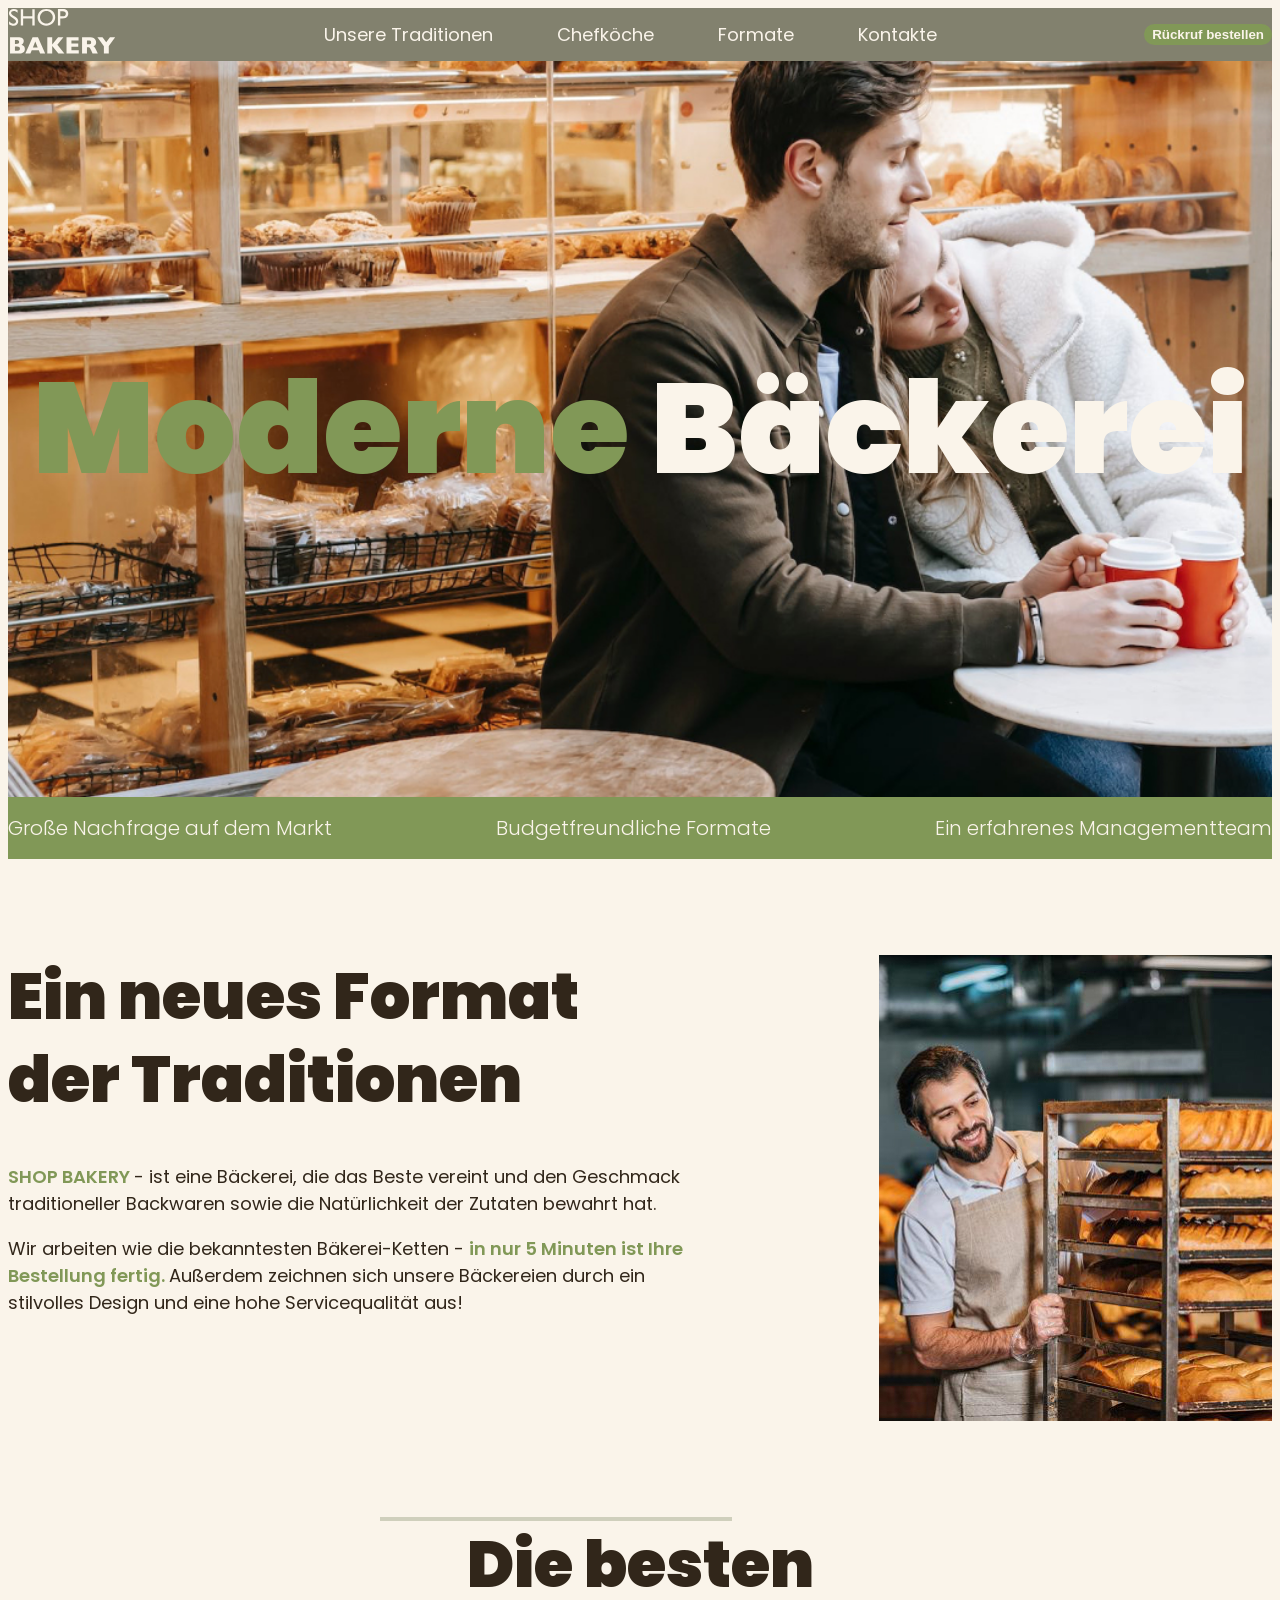
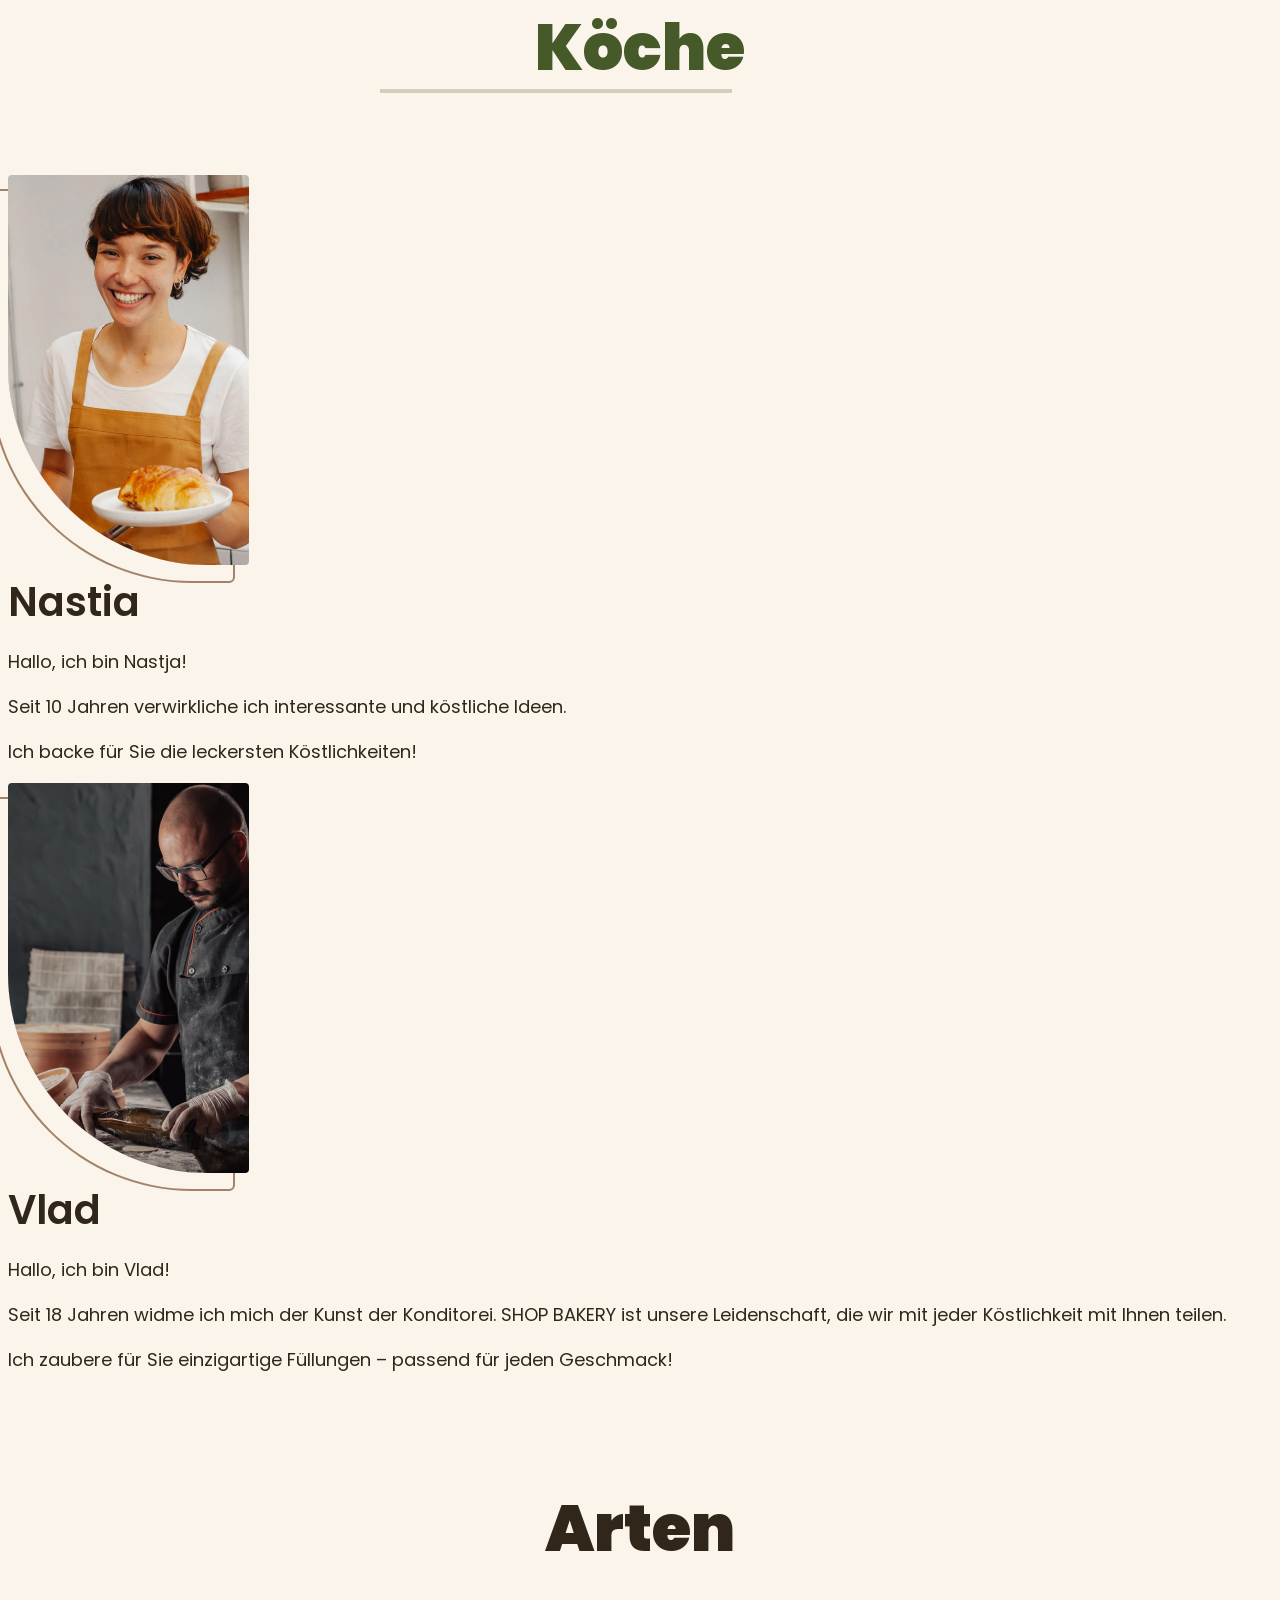
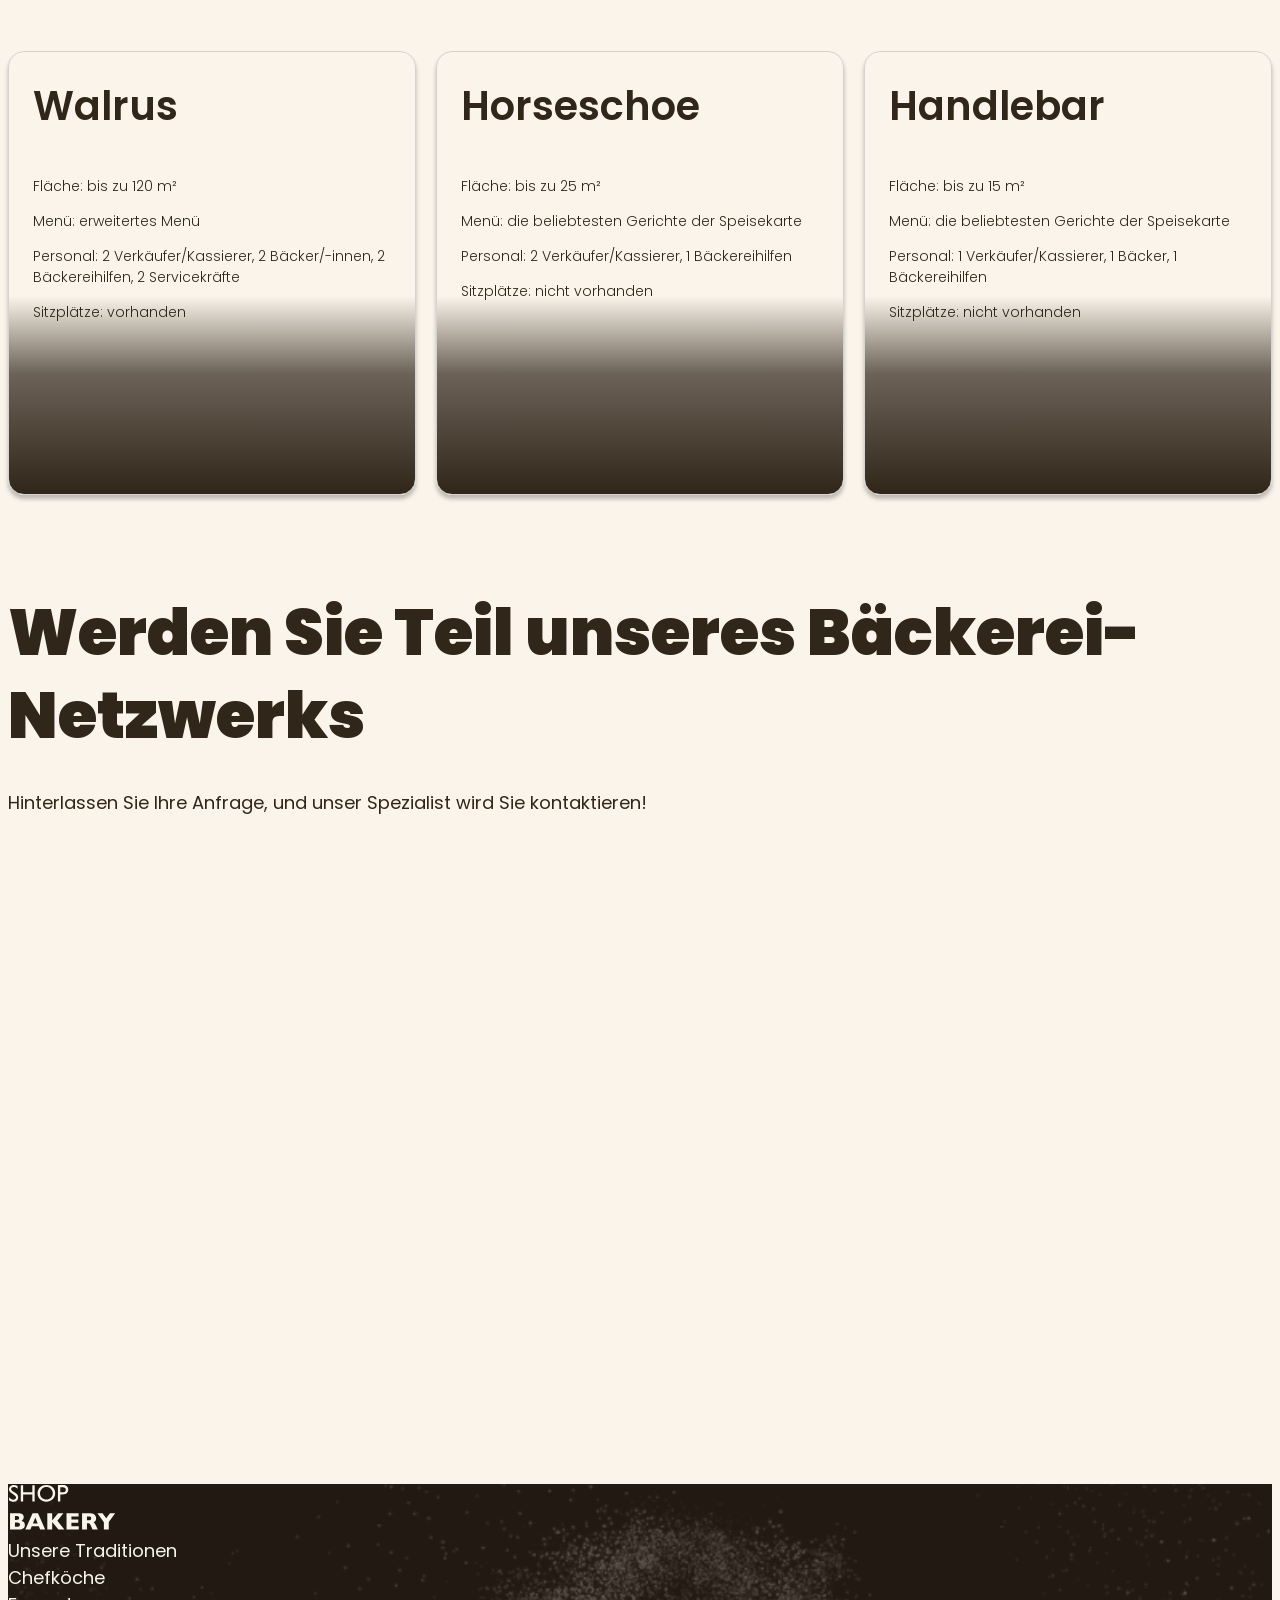
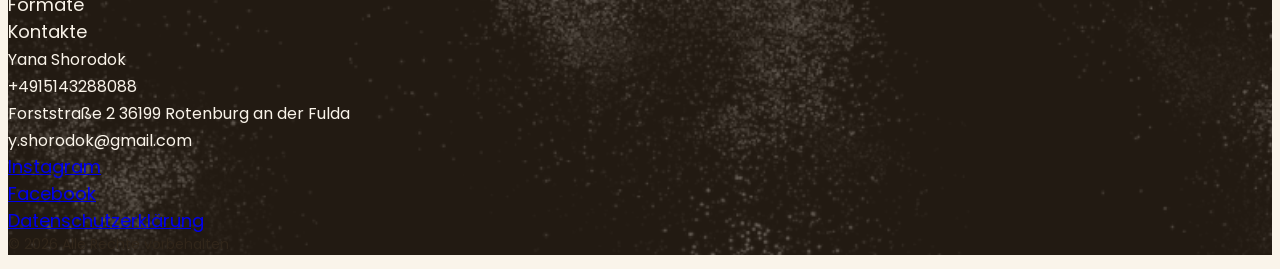
<file: index.html>
<!doctype html>
<html lang="de">
  <head>
    <meta charset="UTF-8" />
    <meta name="viewport" content="width=device-width, initial-scale=1.0" />
    <title>Moderne Bäckerei</title>
    <!-- Fonts -->
    <link rel="preconnect" href="https://fonts.googleapis.com" />
    <link rel="preconnect" href="https://fonts.gstatic.com" crossorigin />
    <link
      href="https://fonts.googleapis.com/css2?family=Poppins:ital,wght@0,100;0,200;0,300;0,400;0,500;0,600;0,700;0,800;0,900;1,100;1,200;1,300;1,400;1,500;1,600;1,700;1,800;1,900&display=swap"
      rel="stylesheet"
    />
    <!-- Styles -->
    <link rel="stylesheet" href="./css/styles.css" />
  </head>
  <body>
    <header class="header">
      <div class="container">
        <div class="header-container">
          <nav class="header-nav">
            <a href="./index.html">
              <img src="./images/logo.svg" alt="Logo der Moderne Bekerei" />
            </a>
            <ul class="header-menu">
              <li>
                <a class="link" href="#traditions-sections"
                  >Unsere Traditionen</a
                >
              </li>
              <li><a class="link" href="#cookers-section">Chefköche</a></li>
              <li><a class="link" href="#formats-section">Formate</a></li>
              <li><a class="link" href="#contacts-section">Kontakte</a></li>
            </ul>
          </nav>
          <button class="button" type="button">Rückruf bestellen</button>
        </div>
      </div>
    </header>
    <main>
      <section class="hero-section">
        <div class="container">
          <h1 class="hero-title">
            <span class="accent"> Moderne</span> Bäckerei
          </h1>
        </div>
      </section>
      <section class="adventages-section">
        <div class="container">
          <h2 class="visually-hidden">Unsere Vorteile</h2>
          <ul class="advantages-list">
            <li class="advantage-item">Große Nachfrage auf dem Markt</li>
            <li class="advantage-item">Budgetfreundliche Formate</li>
            <li class="advantage-item">Ein erfahrenes Managementteam</li>
          </ul>
        </div>
      </section>
      <section class="traditions-sections section" id="traditions-sections">
        <div class="container">
          <div class="traditions-container">
            <div class="traditions-content">
              <h2 class="traditions-title section-title">
                Ein neues Format <br />
                der Traditionen
              </h2>
              <p class="traditions-text">
                <span class="brand uppercase">shop bakery </span>- ist eine
                Bäckerei, die das Beste vereint und den Geschmack <br />
                traditioneller Backwaren sowie die Natürlichkeit der Zutaten
                bewahrt hat.
              </p>

              <p class="traditions-text limited">
                Wir arbeiten wie die bekanntesten Bäkerei-Ketten -
                <span class="brand">
                  in nur 5 Minuten ist Ihre Bestellung fertig.
                </span>
                Außerdem zeichnen sich unsere Bäckereien durch ein stilvolles
                Design und eine hohe Servicequalität aus!
              </p>
            </div>
            <img
              src="./images/baker-man.jpg"
              alt="Mann guckt auf das Brot mit dem Lächeln"
            />
          </div>
        </div>
      </section>
      <section class="section" id="cookers-section">
        <div class="container">
          <h2 class="chefs-title section-title centered">
            Die besten <span class="accent"> Köche</span>
          </h2>
          <ul>
            <li>
              <article>
                <img class="chef-photo" 
                src="./images/nastya-chef.jpg" alt="Nastia Bäckerin"/>
                <h3 class="chef-title">Nastia</h3>
                <p>Hallo, ich bin Nastja!</p>
                <p>
                  Seit 10 Jahren verwirkliche ich interessante und köstliche
                  Ideen.
                </p>
                <p>Ich backe für Sie die leckersten Köstlichkeiten!</p>
              </article>
            </li>
            <li>
              <article>
                <img class="chef-photo" 
                 src="./images/vlad-chef.jpg" alt="Vlad, Bäcker"/>
                <h3 class="chef-title">Vlad</h3>
                <p>Hallo, ich bin Vlad!</p>
                <p>
                  Seit 18 Jahren widme ich mich der Kunst der Konditorei. SHOP
                  BAKERY ist unsere Leidenschaft, die wir mit jeder Köstlichkeit
                  mit Ihnen teilen.
                </p>
                <p>
                  Ich zaubere für Sie einzigartige Füllungen – passend für jeden
                  Geschmack!
                </p>
              </article>
            </li>
          </ul>
        </div>
      </section>
      <section class="section" id="formats-section">
        <div class="container">
          <h2 class="formats-title section-title centered">Arten</h2>
          <ul class="formats-list">
            <li class="format-item">
              <article class="format-card">
                <h3 class="format-title" lang="en">Walrus</h3>
                <div class="format-text">
                  <p>Fläche: bis zu 120 m²</p>
                  <p>Menü: erweitertes Menü</p>
                  <p>
                    Personal: 2 Verkäufer/Kassierer, 2 Bäcker/-innen, 2
                    Bäckereihilfen, 2 Servicekräfte
                  </p>
                  <p>Sitzplätze: vorhanden</p>
                </div>
              </article>
            </li>
            <li class="format-item">
              <article class="format-card">
                <h3 class="format-title" lang="en">Horseschoe</h3>
                <div class="format-text">
                  <p>Fläche: bis zu 25 m²</p>
                  <p>Menü: die beliebtesten Gerichte der Speisekarte</p>
                  <p>Personal: 2 Verkäufer/Kassierer, 1 Bäckereihilfen</p>
                  <p></p>
                  <p></p>
                  <p>Sitzplätze: nicht vorhanden</p>
                </div>
              </article>
            </li>
            <li class="format-item">
              <article class="format-card">
                <h3 class="format-title" lang="en">Handlebar</h3>
                <div class="format-text">
                  <p>Fläche: bis zu 15 m²</p>
                  <p>Menü: die beliebtesten Gerichte der Speisekarte</p>
                  <p>
                    Personal: 1 Verkäufer/Kassierer, 1 Bäcker, 1 Bäckereihilfen
                  </p>
                  <p>Sitzplätze: nicht vorhanden</p>
                </div>
              </article>
            </li>
          </ul>
        </div>
      </section>
      <section class="section" id="contacts-section">
        <div class="container">
          <h2 class="contact-title section-title">
            Werden Sie Teil unseres Bäckerei-Netzwerks
          </h2>
          <p>
            Hinterlassen Sie Ihre Anfrage, und unser Spezialist wird Sie
            kontaktieren!
          </p>
          <iframe
            src="https://www.google.com/maps/embed?pb=!1m18!1m12!1m3!1d744.7982787859519!2d9.736673567132707!3d50.987543148546955!2m3!1f0!2f0!3f0!3m2!1i1024!2i768!4f13.1!3m3!1m2!1s0x47a4ab215000ab59%3A0x4981dff132ce5228!2sForststra%C3%9Fe%202%2C%2036199%20Rotenburg%20an%20der%20Fulda!5e1!3m2!1sru!2sde!4v1784557853768!5m2!1sru!2sde"
            width="603"
            height="595"
            style="border: 0"
            allowfullscreen=""
            loading="lazy"
            referrerpolicy="strict-origin-when-cross-origin"
          ></iframe>
        </div>
      </section>
    </main>
    <footer class="footer">
      <div class="container">
        <nav>
          <a href="#">
            <img src="./images/logo.svg" alt="Logo der Moderne Bekerei" />
          </a>

          <ul>
            <li><a class="link" href="#">Unsere Traditionen</a></li>
            <li><a class="link" href="#">Chefköche</a></li>
            <li><a class="link" href="#">Formate</a></li>
            <li><a class="link" href="#">Kontakte</a></li>
          </ul>
        </nav>
        <address>
          <ul>
            <li><a class="adress-link" href="#">Yana Shorodok</a></li>
            <li>
              <a class="adress-link" href="tel:+4915143288088"
                >+4915143288088</a
              >
            </li>
            <li>
              <a
                class="adress-link"
                href="https://maps.app.goo.gl/k7Pn6kEMneR977id9"
                target="_blank"
                >Forststraße 2 36199 Rotenburg an der Fulda
              </a>
            </li>
            <li>
              <a class="adress-link" href="mailto:shorodok@gmail.com"
                >y.shorodok@gmail.com</a
              >
            </li>
            <li>
              <a href="#"
                >Instagram
                <!-- Instagram logo -->
              </a>
            </li>
            <li>
              <a href="#"
                >Facebook
                <!-- Facebook logo -->
              </a>
            </li>
          </ul>
          <a class="address-link" href="#" target="_blank">
            Datenschutzerklärung</a
          >
          <p class="address-copyright">&copy; 2026 Alle Rechte vorbehalten</p>
        </address>
      </div>
    </footer>
  </body>
</html>
</file>
<file: css/styles.css>
@font-face {
  font-display: swap;
  font-family: 'Poppins';
  font-weight: 300;
  src: url('../fonts/poppins-v24-latin-300.woff2') format('woff2');
}

@font-face {
  font-display: swap;
  font-family: 'Poppins';
  font-weight: 400;
  src: url('../fonts/poppins-v24-latin-regular.woff2') format('woff2');
}

@font-face {
  font-display: swap;
  font-family: 'Poppins';
  font-weight: 600;
  src: url('../fonts/poppins-v24-latin-600.woff2') format('woff2');
}

@font-face {
  font-display: swap;
  font-family: 'Poppins';
  font-weight: 900;
  src: url('../fonts/poppins-v24-latin-900.woff2') format('woff2');
}

:root {
  --color-primary-dark: #31261a;
  --color-primary-light: #faf4ea;
  --color-secondary-dark: #A28268;
  --color-brand-dark: #465929;
  --color-brand-normal: #819857; 
  --color-brand-light: #cfcfbc;
  }



/* Base */
* {
  box-sizing: border-box;
}

body {
  background-color: var(--color-primary-light);
  color: var(--color-primary-dark);
  font-family: Poppins, sans-serif;
  font-size: 18px;
  font-weight: 400;
  line-height: 1.5;
}
h1,
h2,
h3,
h4,
h5,
h6,
p {
  margin-top: 0;
}

address {
  font-style: normal;
}

ul {
  margin: 0;
  padding: 0;
  list-style-type: none;
}
.visually-hidden {
  position: absolute;
  left: -10000px;
  top: auto;
  width: 1px;
  height: 1px;
  overflow: hidden;
}
.section {
  padding: 48px 0;
}
.container{
  width: 100%;
  max-width: 1288px;
  margin: 0 auto;
}



/* Button */
.button {
  color: var(--color-primary-light);
  font-weight: 600;
  background-color: var(--color-brand-normal);
  border: 2px solid var(--color-brand-normal);
  border-radius: 16px;
  cursor: pointer;
}

.button:hover {
  color: var(--color-brand-normal);
  background-color: transparent;
}



/* Link */
.link {
  color: var(--color-primary-light);
  line-height: 1.5;
  text-decoration: none;
}

.link:hover {
  color: var(--color-brand-dark);
  font-weight: 600;
}



/* Header */
.header {
  background-color: rgb(130, 129, 110);
}
.header-container {
  display:flex;
  align-items: center;
  gap: 40px;
}

.header-nav {
  display: flex;
  align-items: center;
  flex-grow: 1;
  gap: 40px;
}

.header-menu {
  display: flex;
  gap: 64px;
  flex-grow: 1;
  justify-content: center;
  }



/*Hero section*/
.hero-section {
  padding: 272px 0;
  background-image: url(/images/hero-section-background.jpg);
  background-repeat: no-repeat;
  background-position: center top;
  background-size: cover;
  background-attachment: fixed;
}
.hero-title {
  margin-bottom: 0;
  color: var(--color-primary-light);
  text-align: center;
  font-size: 128px;
  font-weight: 900;
}
.hero-title .accent {
  color: var(--color-brand-normal);
}



/*Advantages section*/
.adventages-section {
  padding: 16px 0;
  background-color: var(--color-brand-normal);
}

.advantages-list {
   display: flex;
  justify-content: space-between;
  gap: 40px;
}
.advantage-item {
  color: var(--color-primary-light);
  font-size: 20px;
  font-weight: 300;
}



/*Section title*/
.section-title {
  font-size: 64px;
  font-weight: 900;
  line-height: 1.3;
}

.section-title.centered {
  text-align: center;

}
.section-title .accent {
  color: var(--color-brand-dark);
}



/* Traditions section */
.traditions-sections {
  padding-top: 96px;
}

.traditions-container {
  display:flex;
  justify-content: space-between;
  gap: 40px;
}
.traditions-content {
  max-width: 710px;
}

.traditions-title{
  margin-bottom: 42px;
}
.traditions-text .brand {
  color: var(--color-brand-normal);
  font-weight: 600;
}

.traditions-text .uppercase {
  text-transform: uppercase;
  color: var(--color-brand-normal);
}

.traditions-text .limited {
  max-width: 340px;
}



/* Chef sections */
.chefs-title {
  margin:0 auto 80px;
  max-width: 520px;
}
.chef-title {
  margin-bottom: 16px;
  font-size: 40px;
  font-weight: 600;
}

.chefs-title::before {
  display: block;
  width: 352px;
  height: 2px;
  border-top: 4px solid var(--color-brand-light);
  content: '';
}
.chefs-title::after {
   display: block;
  width: 352px;
  height: 2px;
  border-top: 4px solid var(--color-brand-light);
  content: '';
}

.chef-photo {
  border-radius: 4px 4px 4px 200px;
  box-shadow: -16px 16px 0 0 var(--color-primary-light), -16px 16px 0 2px var(--color-secondary-dark);
}



/* Formats section */
.formats-list {
  display: flex;
  gap: 20px;
}
.format-item {
  flex-basis: calc(100%/3);
}
.format-card {
  height: 444px;
padding: 24px;
background-image: linear-gradient(
  180deg,
 rgba(49, 38, 26, 0)55.21%,
  rgba(49, 38, 26, 0.71) 72.912%,
   var(--color-primary-dark) 100%
   );
border: 1px solid lightgray;     /*remove*/
border-radius: 16px;
box-shadow: 0px 4px 4px rgba(0, 0, 0, 0.25);
}
.formats-title {
  margin-bottom: 80px;
}
.format-title {
  font-size: 40px;
  font-weight: 600;
}
.format-text {
  font-size: 14px;
  font-weight: 300;


}
  /* Contact section */
  .contact-title {
    margin-bottom: 32px;
  }



/* Footer */
.adress-link {
  color: var(--color-primary-light);
  font-size: 16px;
  front-weight: 300;
  text-decoration: none;
}

.adress-link:hover {
  color: var(--color-brand-normal);
}

.address-copyright {
  font-size: 14px;
}

.footer {
  background-image: url(/images/footer-background.png);
  background-color: var(--color-primary-dark);
  background-repeat: no-repeat;
  background-position: center;
background-size: cover;
 
}
</file>
